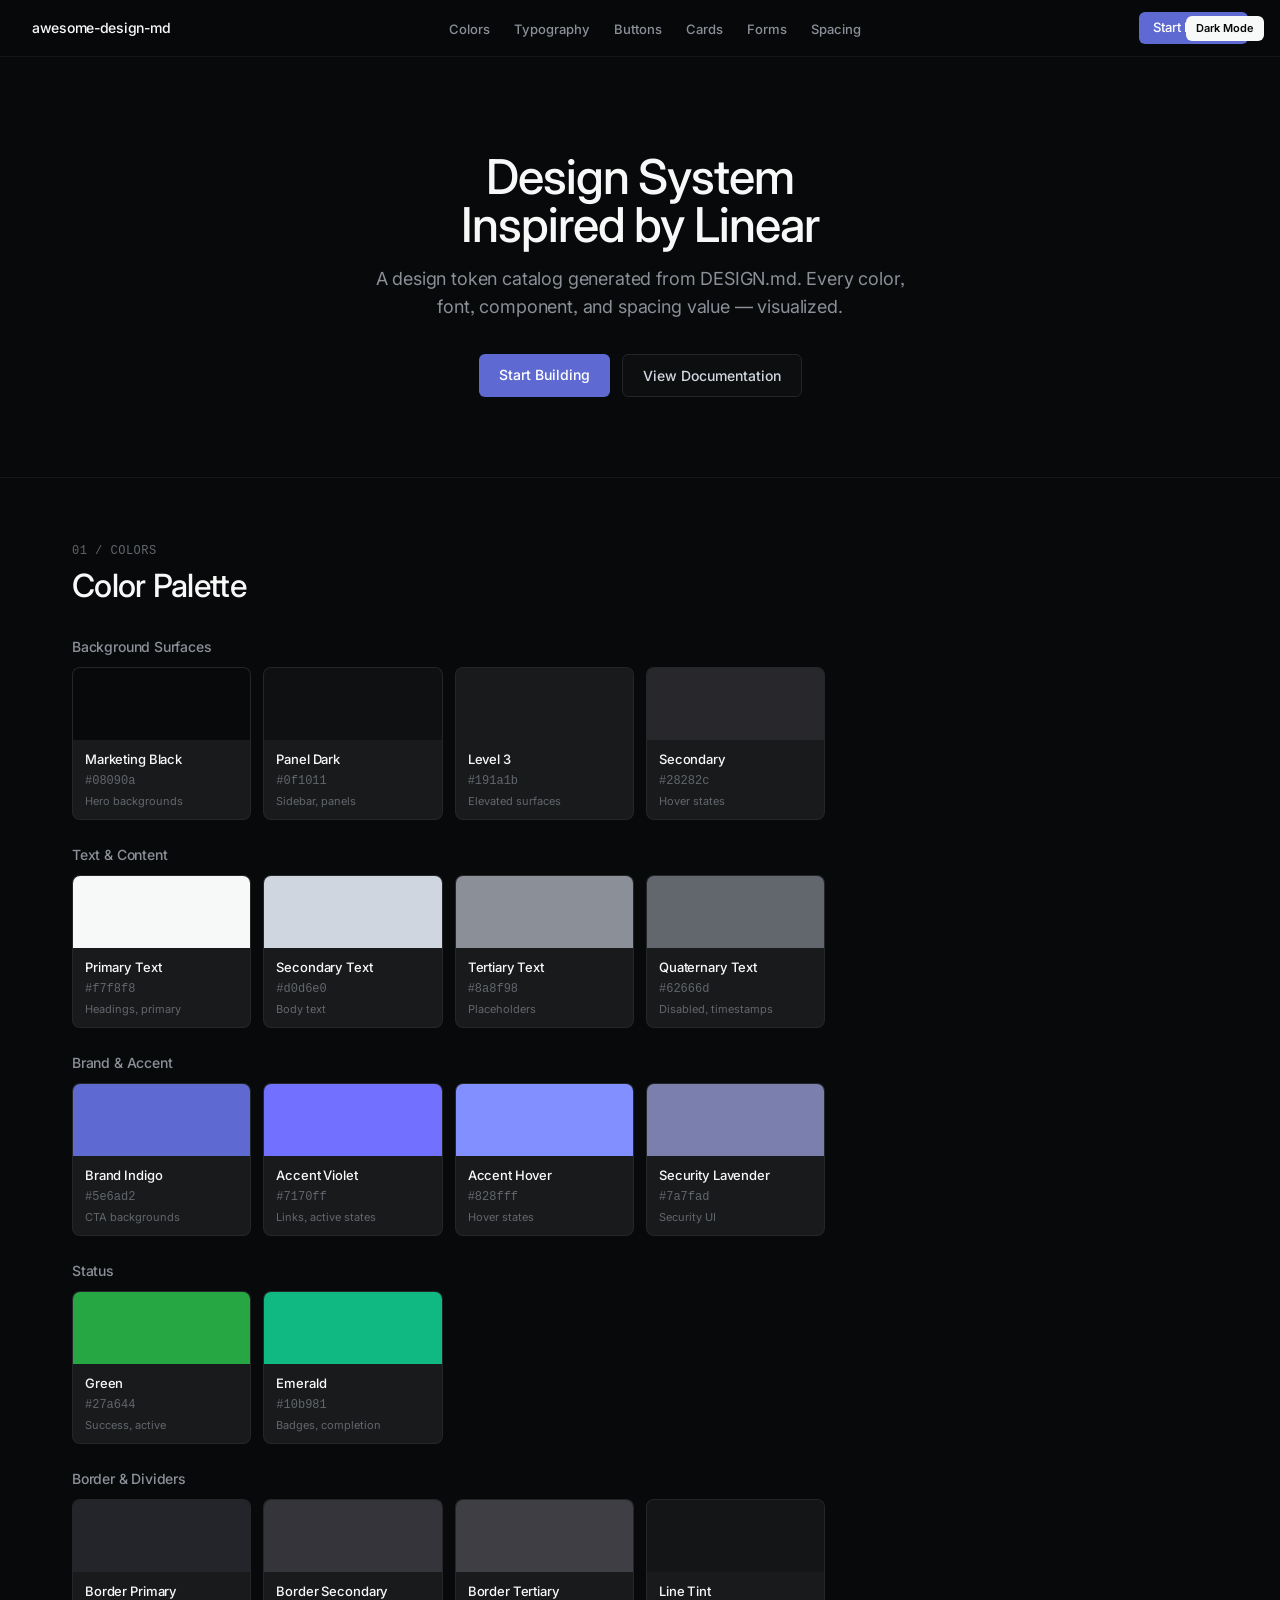
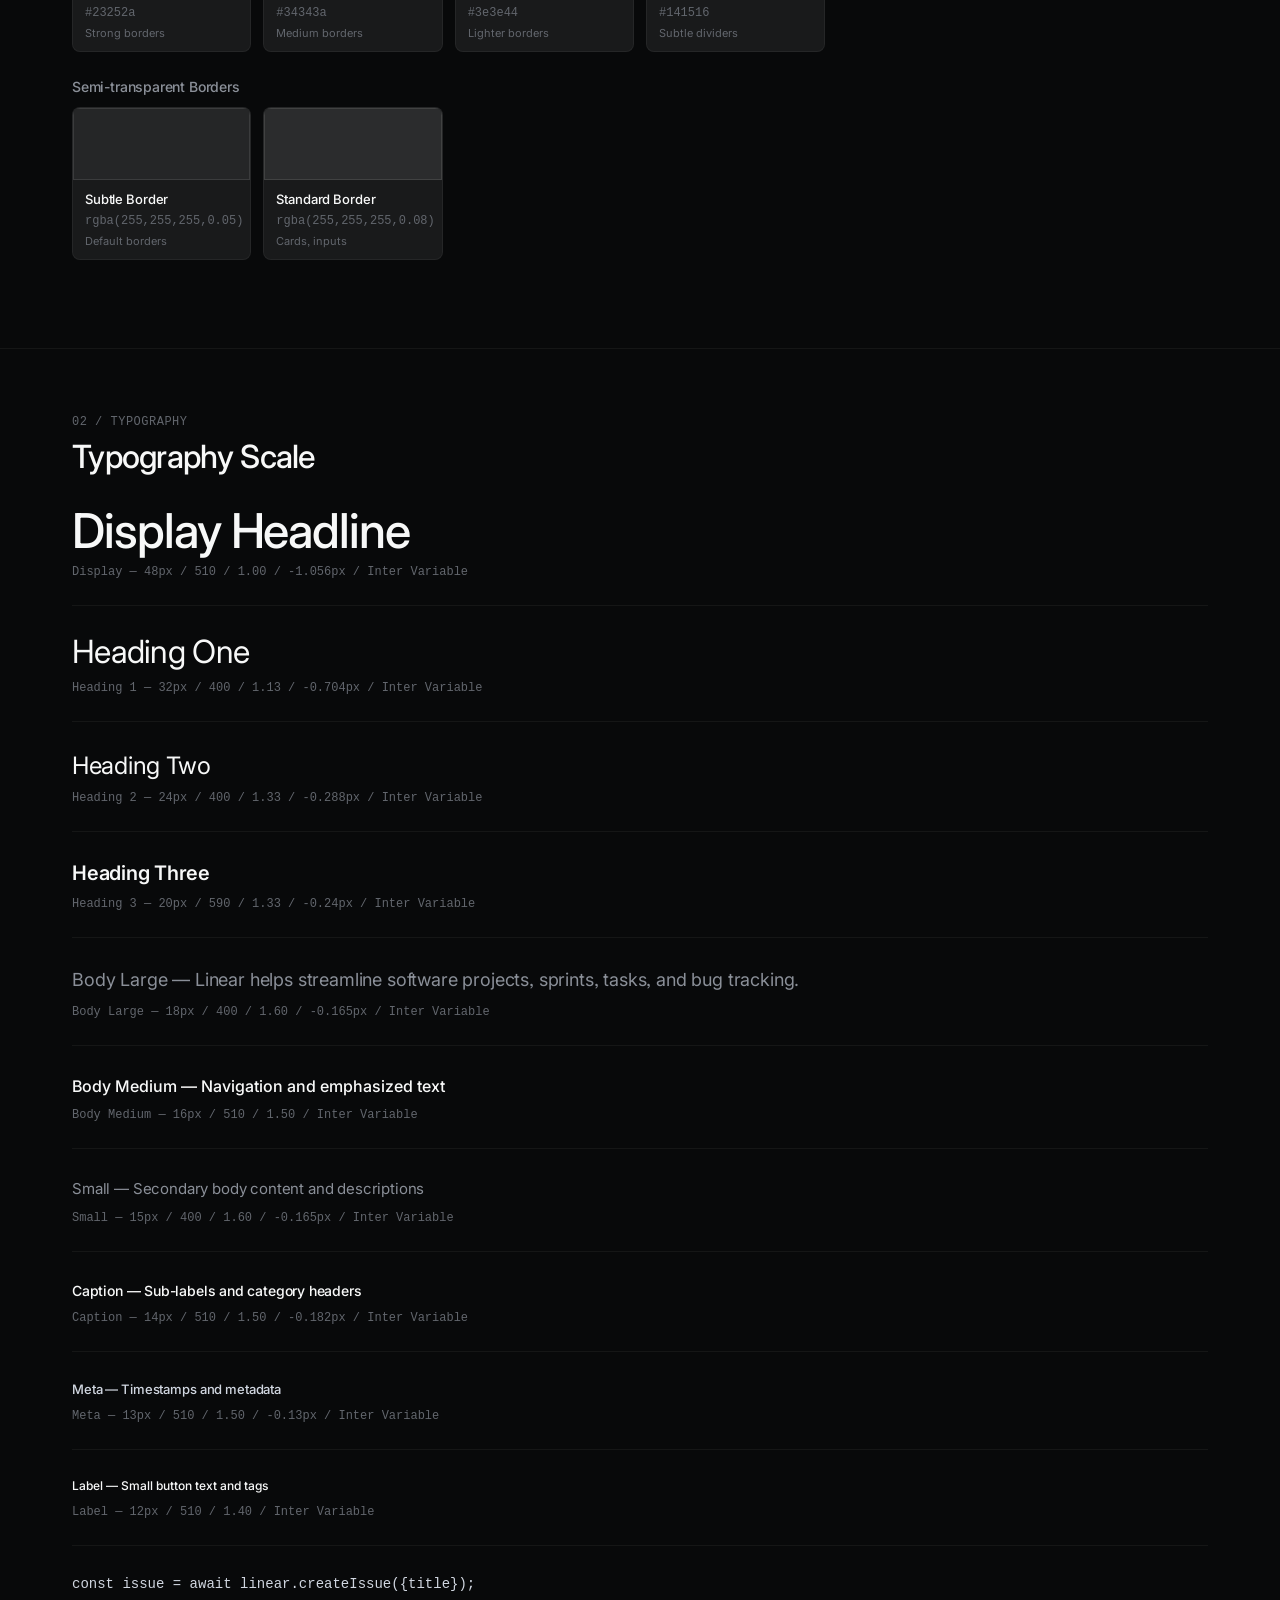
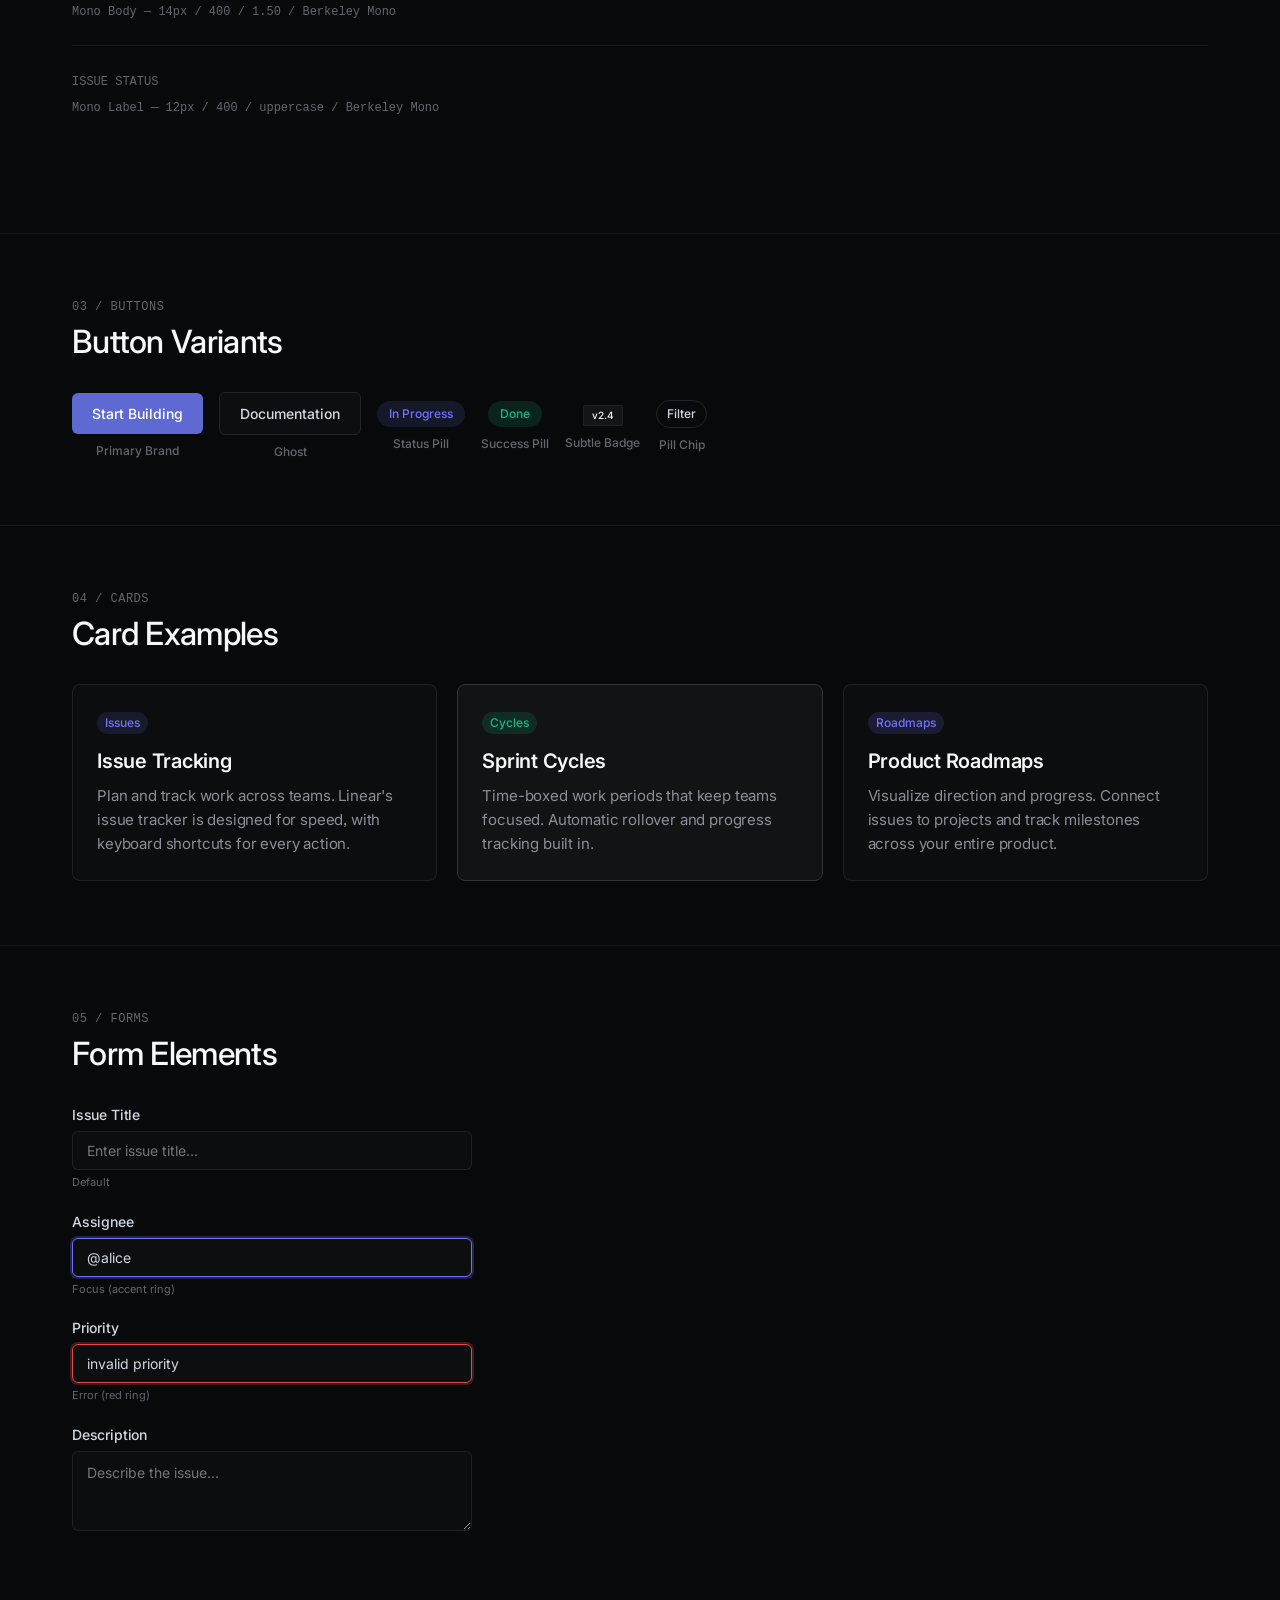
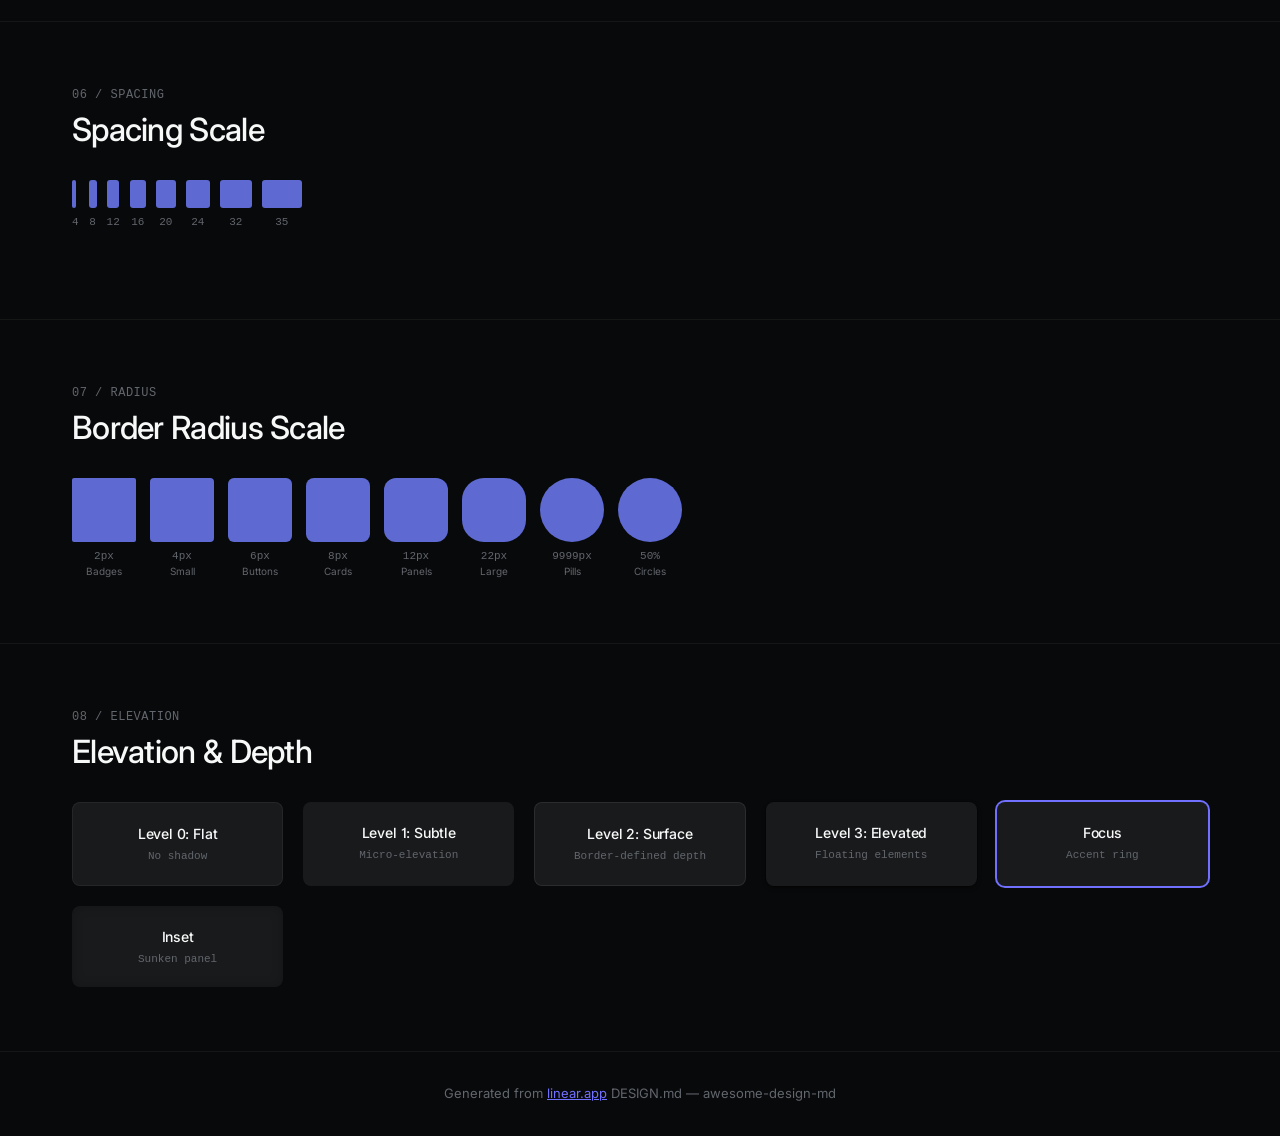
<file: docs/design/linear/preview-dark.html>
<!DOCTYPE html>
<html lang="en">
<head>
<meta charset="UTF-8">
<meta name="viewport" content="width=device-width, initial-scale=1.0">
<title>Design System Preview: Linear (Dark)</title>
<link rel="preconnect" href="https://fonts.googleapis.com">
<link rel="preconnect" href="https://fonts.gstatic.com" crossorigin>
<link href="https://fonts.googleapis.com/css2?family=Inter:wght@300;400;500;600;700&display=swap" rel="stylesheet">
<style>
  :root {
    --bg-page: #08090a;
    --bg-surface: #0f1011;
    --bg-elevated: #191a1b;
    --bg-hover: #28282c;
    --text-primary: #f7f8f8;
    --text-secondary: #d0d6e0;
    --text-tertiary: #8a8f98;
    --text-quaternary: #62666d;
    --brand: #5e6ad2;
    --accent: #7170ff;
    --accent-hover: #828fff;
    --success: #27a644;
    --emerald: #10b981;
    --border-primary: #23252a;
    --border-secondary: #34343a;
    --border-subtle: rgba(255,255,255,0.05);
    --border-standard: rgba(255,255,255,0.08);
    --shadow-ring: rgba(0,0,0,0.2) 0px 0px 0px 1px;
    --shadow-subtle: rgba(0,0,0,0.03) 0px 1.2px 0px 0px;
    --shadow-card: rgba(0,0,0,0.2) 0px 0px 0px 1px, rgba(0,0,0,0.3) 0px 2px 4px 0px;
    --shadow-elevated: rgba(0,0,0,0.4) 0px 2px 4px 0px, rgba(0,0,0,0.2) 0px 0px 0px 1px;
    --shadow-dialog: rgba(0,0,0,0) 0px 8px 2px 0px, rgba(0,0,0,0.01) 0px 5px 2px 0px, rgba(0,0,0,0.04) 0px 3px 2px 0px, rgba(0,0,0,0.07) 0px 1px 1px 0px, rgba(0,0,0,0.08) 0px 0px 1px 0px;
    --font-sans: 'Inter', -apple-system, system-ui, 'Segoe UI', Roboto, Oxygen, Ubuntu, Cantarell, 'Open Sans', 'Helvetica Neue', sans-serif;
    --font-mono: 'Berkeley Mono', ui-monospace, 'SF Mono', Menlo, monospace;
  }
  * { margin: 0; padding: 0; box-sizing: border-box; }
  body {
    background: var(--bg-page);
    color: var(--text-primary);
    font-family: var(--font-sans);
    font-size: 16px; font-weight: 400; line-height: 1.50;
    font-feature-settings: "cv01" 1, "ss03" 1;
    -webkit-font-smoothing: antialiased;
  }

  /* DARK MODE BADGE */
  .dark-badge {
    position: fixed; top: 16px; right: 16px; z-index: 200;
    background: var(--text-primary); color: var(--bg-page);
    font-size: 11px; font-weight: 600; padding: 4px 10px; border-radius: 6px;
  }

  /* NAV */
  .nav {
    position: sticky; top: 0; z-index: 100;
    display: flex; align-items: center; justify-content: space-between;
    padding: 12px 32px;
    background: rgba(8,9,10,0.85);
    backdrop-filter: blur(12px);
    border-bottom: 1px solid var(--border-subtle);
  }
  .nav-brand { font-size: 14px; font-weight: 510; color: var(--text-primary); text-decoration: none; letter-spacing: -0.28px; }
  .nav-links { display: flex; gap: 24px; list-style: none; }
  .nav-links a { font-size: 13px; font-weight: 510; color: var(--text-tertiary); text-decoration: none; transition: color 0.15s; }
  .nav-links a:hover { color: var(--text-primary); }
  .nav-cta {
    display: inline-block; background: var(--brand); color: #ffffff;
    padding: 6px 14px; border-radius: 6px; font-size: 13px; font-weight: 510;
    text-decoration: none; transition: background 0.15s;
  }
  .nav-cta:hover { background: var(--accent); }

  /* HERO */
  .hero { padding: 96px 32px 80px; text-align: center; }
  .hero h1 {
    font-size: 48px; font-weight: 510; line-height: 1.00;
    letter-spacing: -1.056px; color: var(--text-primary); margin-bottom: 16px;
  }
  .hero p { font-size: 18px; font-weight: 400; line-height: 1.60; color: var(--text-tertiary); max-width: 560px; margin: 0 auto 32px; letter-spacing: -0.165px; }
  .hero-buttons { display: flex; gap: 12px; justify-content: center; flex-wrap: wrap; }
  .btn-brand {
    display: inline-block; background: var(--brand); color: #ffffff;
    padding: 10px 20px; border-radius: 6px; border: none;
    font-family: var(--font-sans); font-size: 14px; font-weight: 510;
    text-decoration: none; cursor: pointer; transition: background 0.15s;
    font-feature-settings: "cv01" 1, "ss03" 1;
  }
  .btn-brand:hover { background: var(--accent); }
  .btn-ghost {
    display: inline-block; background: rgba(255,255,255,0.02); color: var(--text-secondary);
    padding: 10px 20px; border-radius: 6px; border: 1px solid var(--border-primary);
    font-family: var(--font-sans); font-size: 14px; font-weight: 510;
    text-decoration: none; cursor: pointer; transition: border-color 0.15s;
    font-feature-settings: "cv01" 1, "ss03" 1;
  }
  .btn-ghost:hover { border-color: var(--border-secondary); background: rgba(255,255,255,0.04); }

  /* SECTIONS */
  .section { padding: 64px 32px; max-width: 1200px; margin: 0 auto; }
  .section-label { font-family: var(--font-mono); font-size: 12px; font-weight: 400; color: var(--text-quaternary); text-transform: uppercase; margin-bottom: 8px; letter-spacing: 0.5px; }
  .section-title { font-size: 32px; font-weight: 510; line-height: 1.13; letter-spacing: -0.704px; margin-bottom: 32px; }
  .section-divider { border: none; border-top: 1px solid var(--border-subtle); margin: 0; }

  /* COLORS */
  .color-grid { display: grid; grid-template-columns: repeat(auto-fill, minmax(155px, 1fr)); gap: 12px; margin-bottom: 24px; }
  .color-swatch { border-radius: 8px; overflow: hidden; background: var(--bg-elevated); border: 1px solid var(--border-subtle); }
  .color-swatch-block { height: 72px; width: 100%; }
  .color-swatch-info { padding: 10px 12px; }
  .color-swatch-name { font-size: 13px; font-weight: 510; margin-bottom: 2px; letter-spacing: -0.13px; }
  .color-swatch-hex { font-size: 12px; color: var(--text-quaternary); font-family: var(--font-mono); }
  .color-swatch-role { font-size: 11px; color: var(--text-quaternary); margin-top: 3px; }
  .color-group-label { font-size: 14px; font-weight: 510; color: var(--text-tertiary); letter-spacing: -0.182px; margin: 24px 0 10px; }

  /* TYPOGRAPHY */
  .type-sample { margin-bottom: 28px; padding-bottom: 24px; border-bottom: 1px solid rgba(255,255,255,0.05); }
  .type-sample:last-child { border-bottom: none; }
  .type-meta { font-family: var(--font-mono); font-size: 12px; font-weight: 400; color: var(--text-quaternary); margin-top: 8px; }

  /* BUTTONS */
  .button-row { display: flex; gap: 16px; flex-wrap: wrap; align-items: center; }
  .button-item { text-align: center; }
  .button-label { font-size: 12px; font-weight: 510; color: var(--text-quaternary); margin-top: 8px; }

  /* CARDS */
  .card-grid { display: grid; grid-template-columns: repeat(auto-fit, minmax(320px, 1fr)); gap: 20px; }
  .card { background: rgba(255,255,255,0.02); border-radius: 8px; padding: 24px; border: 1px solid var(--border-standard); transition: border-color 0.2s, background 0.2s; }
  .card:hover { border-color: var(--border-secondary); background: rgba(255,255,255,0.04); }
  .card h3 { font-size: 20px; font-weight: 590; letter-spacing: -0.24px; margin-bottom: 8px; }
  .card p { font-size: 15px; color: var(--text-tertiary); line-height: 1.60; letter-spacing: -0.165px; }
  .card-badge { display: inline-block; font-size: 12px; font-weight: 510; padding: 2px 8px; border-radius: 9999px; margin-bottom: 12px; }

  /* FORMS */
  .form-group { margin-bottom: 20px; max-width: 400px; }
  .form-label { display: block; font-size: 14px; font-weight: 510; color: var(--text-secondary); margin-bottom: 6px; letter-spacing: -0.182px; }
  .form-input {
    width: 100%; background: rgba(255,255,255,0.02); color: var(--text-secondary);
    border: 1px solid var(--border-standard); padding: 10px 14px; border-radius: 6px;
    font-family: var(--font-sans); font-size: 14px; outline: none;
    font-feature-settings: "cv01" 1, "ss03" 1; transition: border-color 0.15s;
  }
  .form-input:focus { border-color: var(--accent); box-shadow: 0 0 0 2px rgba(113,112,255,0.25); }
  .form-input--focus { border-color: var(--accent); box-shadow: 0 0 0 2px rgba(113,112,255,0.25); }
  .form-input--error { border-color: #e5484d; box-shadow: 0 0 0 2px rgba(229,72,77,0.25); }
  .form-textarea {
    width: 100%; min-height: 80px; background: rgba(255,255,255,0.02); color: var(--text-secondary);
    border: 1px solid var(--border-standard); padding: 12px 14px; border-radius: 6px;
    font-family: var(--font-sans); font-size: 14px; resize: vertical; outline: none;
    font-feature-settings: "cv01" 1, "ss03" 1;
  }
  .form-state-label { font-size: 11px; color: var(--text-quaternary); margin-top: 4px; }

  /* SPACING */
  .spacing-row { display: flex; align-items: flex-end; gap: 10px; flex-wrap: wrap; margin-bottom: 24px; }
  .spacing-item { text-align: center; }
  .spacing-block { background: var(--brand); border-radius: 3px; margin-bottom: 6px; height: 28px; }
  .spacing-value { font-family: var(--font-mono); font-size: 11px; font-weight: 400; color: var(--text-quaternary); }

  /* RADIUS */
  .radius-row { display: flex; gap: 14px; flex-wrap: wrap; align-items: center; }
  .radius-item { text-align: center; }
  .radius-box { width: 64px; height: 64px; background: var(--brand); margin-bottom: 6px; }
  .radius-label { font-family: var(--font-mono); font-size: 11px; font-weight: 400; color: var(--text-quaternary); }
  .radius-context { font-size: 10px; color: var(--text-quaternary); }

  /* ELEVATION */
  .elevation-grid { display: grid; grid-template-columns: repeat(auto-fit, minmax(200px, 1fr)); gap: 20px; }
  .elevation-card { background: var(--bg-elevated); border-radius: 8px; padding: 20px; text-align: center; }
  .elevation-label { font-size: 14px; font-weight: 510; letter-spacing: -0.182px; margin-bottom: 4px; }
  .elevation-desc { font-family: var(--font-mono); font-size: 11px; color: var(--text-quaternary); }

  /* FOOTER */
  .footer { padding: 32px; text-align: center; border-top: 1px solid var(--border-subtle); font-size: 13px; color: var(--text-quaternary); }
  .footer a { color: var(--accent); text-decoration: underline; }

  @media (max-width: 768px) {
    .hero h1 { font-size: 36px; letter-spacing: -0.8px; }
    .nav-links { display: none; }
    .section { padding: 48px 20px; }
    .card-grid { grid-template-columns: 1fr; }
  }
</style>
</head>
<body>

<div class="dark-badge">Dark Mode</div>

<nav class="nav">
  <a class="nav-brand" href="#">awesome-design-md</a>
  <ul class="nav-links">
    <li><a href="#colors">Colors</a></li>
    <li><a href="#typography">Typography</a></li>
    <li><a href="#buttons">Buttons</a></li>
    <li><a href="#cards">Cards</a></li>
    <li><a href="#forms">Forms</a></li>
    <li><a href="#spacing">Spacing</a></li>
  </ul>
  <a class="nav-cta" href="#">Start Building</a>
</nav>

<section class="hero">
  <h1>Design System<br>Inspired by Linear</h1>
  <p>A design token catalog generated from DESIGN.md. Every color, font, component, and spacing value — visualized.</p>
  <div class="hero-buttons">
    <a class="btn-brand" href="#">Start Building</a>
    <a class="btn-ghost" href="#">View Documentation</a>
  </div>
</section>

<hr class="section-divider">

<section class="section" id="colors">
  <div class="section-label">01 / Colors</div>
  <h2 class="section-title">Color Palette</h2>

  <div class="color-group-label">Background Surfaces</div>
  <div class="color-grid">
    <div class="color-swatch"><div class="color-swatch-block" style="background:#08090a"></div><div class="color-swatch-info"><div class="color-swatch-name">Marketing Black</div><div class="color-swatch-hex">#08090a</div><div class="color-swatch-role">Hero backgrounds</div></div></div>
    <div class="color-swatch"><div class="color-swatch-block" style="background:#0f1011"></div><div class="color-swatch-info"><div class="color-swatch-name">Panel Dark</div><div class="color-swatch-hex">#0f1011</div><div class="color-swatch-role">Sidebar, panels</div></div></div>
    <div class="color-swatch"><div class="color-swatch-block" style="background:#191a1b"></div><div class="color-swatch-info"><div class="color-swatch-name">Level 3</div><div class="color-swatch-hex">#191a1b</div><div class="color-swatch-role">Elevated surfaces</div></div></div>
    <div class="color-swatch"><div class="color-swatch-block" style="background:#28282c"></div><div class="color-swatch-info"><div class="color-swatch-name">Secondary</div><div class="color-swatch-hex">#28282c</div><div class="color-swatch-role">Hover states</div></div></div>
  </div>

  <div class="color-group-label">Text & Content</div>
  <div class="color-grid">
    <div class="color-swatch"><div class="color-swatch-block" style="background:#f7f8f8"></div><div class="color-swatch-info"><div class="color-swatch-name">Primary Text</div><div class="color-swatch-hex">#f7f8f8</div><div class="color-swatch-role">Headings, primary</div></div></div>
    <div class="color-swatch"><div class="color-swatch-block" style="background:#d0d6e0"></div><div class="color-swatch-info"><div class="color-swatch-name">Secondary Text</div><div class="color-swatch-hex">#d0d6e0</div><div class="color-swatch-role">Body text</div></div></div>
    <div class="color-swatch"><div class="color-swatch-block" style="background:#8a8f98"></div><div class="color-swatch-info"><div class="color-swatch-name">Tertiary Text</div><div class="color-swatch-hex">#8a8f98</div><div class="color-swatch-role">Placeholders</div></div></div>
    <div class="color-swatch"><div class="color-swatch-block" style="background:#62666d"></div><div class="color-swatch-info"><div class="color-swatch-name">Quaternary Text</div><div class="color-swatch-hex">#62666d</div><div class="color-swatch-role">Disabled, timestamps</div></div></div>
  </div>

  <div class="color-group-label">Brand & Accent</div>
  <div class="color-grid">
    <div class="color-swatch"><div class="color-swatch-block" style="background:#5e6ad2"></div><div class="color-swatch-info"><div class="color-swatch-name">Brand Indigo</div><div class="color-swatch-hex">#5e6ad2</div><div class="color-swatch-role">CTA backgrounds</div></div></div>
    <div class="color-swatch"><div class="color-swatch-block" style="background:#7170ff"></div><div class="color-swatch-info"><div class="color-swatch-name">Accent Violet</div><div class="color-swatch-hex">#7170ff</div><div class="color-swatch-role">Links, active states</div></div></div>
    <div class="color-swatch"><div class="color-swatch-block" style="background:#828fff"></div><div class="color-swatch-info"><div class="color-swatch-name">Accent Hover</div><div class="color-swatch-hex">#828fff</div><div class="color-swatch-role">Hover states</div></div></div>
    <div class="color-swatch"><div class="color-swatch-block" style="background:#7a7fad"></div><div class="color-swatch-info"><div class="color-swatch-name">Security Lavender</div><div class="color-swatch-hex">#7a7fad</div><div class="color-swatch-role">Security UI</div></div></div>
  </div>

  <div class="color-group-label">Status</div>
  <div class="color-grid">
    <div class="color-swatch"><div class="color-swatch-block" style="background:#27a644"></div><div class="color-swatch-info"><div class="color-swatch-name">Green</div><div class="color-swatch-hex">#27a644</div><div class="color-swatch-role">Success, active</div></div></div>
    <div class="color-swatch"><div class="color-swatch-block" style="background:#10b981"></div><div class="color-swatch-info"><div class="color-swatch-name">Emerald</div><div class="color-swatch-hex">#10b981</div><div class="color-swatch-role">Badges, completion</div></div></div>
  </div>

  <div class="color-group-label">Border & Dividers</div>
  <div class="color-grid">
    <div class="color-swatch"><div class="color-swatch-block" style="background:#23252a"></div><div class="color-swatch-info"><div class="color-swatch-name">Border Primary</div><div class="color-swatch-hex">#23252a</div><div class="color-swatch-role">Strong borders</div></div></div>
    <div class="color-swatch"><div class="color-swatch-block" style="background:#34343a"></div><div class="color-swatch-info"><div class="color-swatch-name">Border Secondary</div><div class="color-swatch-hex">#34343a</div><div class="color-swatch-role">Medium borders</div></div></div>
    <div class="color-swatch"><div class="color-swatch-block" style="background:#3e3e44"></div><div class="color-swatch-info"><div class="color-swatch-name">Border Tertiary</div><div class="color-swatch-hex">#3e3e44</div><div class="color-swatch-role">Lighter borders</div></div></div>
    <div class="color-swatch"><div class="color-swatch-block" style="background:#141516"></div><div class="color-swatch-info"><div class="color-swatch-name">Line Tint</div><div class="color-swatch-hex">#141516</div><div class="color-swatch-role">Subtle dividers</div></div></div>
  </div>

  <div class="color-group-label">Semi-transparent Borders</div>
  <div class="color-grid">
    <div class="color-swatch"><div class="color-swatch-block" style="background:rgba(255,255,255,0.05); border:1px solid rgba(255,255,255,0.1)"></div><div class="color-swatch-info"><div class="color-swatch-name">Subtle Border</div><div class="color-swatch-hex">rgba(255,255,255,0.05)</div><div class="color-swatch-role">Default borders</div></div></div>
    <div class="color-swatch"><div class="color-swatch-block" style="background:rgba(255,255,255,0.08); border:1px solid rgba(255,255,255,0.1)"></div><div class="color-swatch-info"><div class="color-swatch-name">Standard Border</div><div class="color-swatch-hex">rgba(255,255,255,0.08)</div><div class="color-swatch-role">Cards, inputs</div></div></div>
  </div>
</section>

<hr class="section-divider">

<section class="section" id="typography">
  <div class="section-label">02 / Typography</div>
  <h2 class="section-title">Typography Scale</h2>

  <div class="type-sample"><div style="font-size:48px; font-weight:510; line-height:1.00; letter-spacing:-1.056px;">Display Headline</div><div class="type-meta">Display — 48px / 510 / 1.00 / -1.056px / Inter Variable</div></div>
  <div class="type-sample"><div style="font-size:32px; font-weight:400; line-height:1.13; letter-spacing:-0.704px;">Heading One</div><div class="type-meta">Heading 1 — 32px / 400 / 1.13 / -0.704px / Inter Variable</div></div>
  <div class="type-sample"><div style="font-size:24px; font-weight:400; line-height:1.33; letter-spacing:-0.288px;">Heading Two</div><div class="type-meta">Heading 2 — 24px / 400 / 1.33 / -0.288px / Inter Variable</div></div>
  <div class="type-sample"><div style="font-size:20px; font-weight:590; line-height:1.33; letter-spacing:-0.24px;">Heading Three</div><div class="type-meta">Heading 3 — 20px / 590 / 1.33 / -0.24px / Inter Variable</div></div>
  <div class="type-sample"><div style="font-size:18px; font-weight:400; line-height:1.60; letter-spacing:-0.165px; color:var(--text-tertiary);">Body Large — Linear helps streamline software projects, sprints, tasks, and bug tracking.</div><div class="type-meta">Body Large — 18px / 400 / 1.60 / -0.165px / Inter Variable</div></div>
  <div class="type-sample"><div style="font-size:16px; font-weight:510; line-height:1.50;">Body Medium — Navigation and emphasized text</div><div class="type-meta">Body Medium — 16px / 510 / 1.50 / Inter Variable</div></div>
  <div class="type-sample"><div style="font-size:15px; font-weight:400; line-height:1.60; letter-spacing:-0.165px; color:var(--text-tertiary);">Small — Secondary body content and descriptions</div><div class="type-meta">Small — 15px / 400 / 1.60 / -0.165px / Inter Variable</div></div>
  <div class="type-sample"><div style="font-size:14px; font-weight:510; line-height:1.50; letter-spacing:-0.182px;">Caption — Sub-labels and category headers</div><div class="type-meta">Caption — 14px / 510 / 1.50 / -0.182px / Inter Variable</div></div>
  <div class="type-sample"><div style="font-size:13px; font-weight:510; line-height:1.50; letter-spacing:-0.13px; color:var(--text-secondary);">Meta — Timestamps and metadata</div><div class="type-meta">Meta — 13px / 510 / 1.50 / -0.13px / Inter Variable</div></div>
  <div class="type-sample"><div style="font-size:12px; font-weight:510; line-height:1.40;">Label — Small button text and tags</div><div class="type-meta">Label — 12px / 510 / 1.40 / Inter Variable</div></div>
  <div class="type-sample"><div style="font-family:var(--font-mono); font-size:14px; font-weight:400; line-height:1.50; color:var(--text-secondary);">const issue = await linear.createIssue({title});</div><div class="type-meta">Mono Body — 14px / 400 / 1.50 / Berkeley Mono</div></div>
  <div class="type-sample"><div style="font-family:var(--font-mono); font-size:12px; font-weight:400; line-height:1.40; text-transform:uppercase; color:var(--text-quaternary);">ISSUE STATUS</div><div class="type-meta">Mono Label — 12px / 400 / uppercase / Berkeley Mono</div></div>
</section>

<hr class="section-divider">

<section class="section" id="buttons">
  <div class="section-label">03 / Buttons</div>
  <h2 class="section-title">Button Variants</h2>
  <div class="button-row">
    <div class="button-item"><a class="btn-brand" href="#">Start Building</a><div class="button-label">Primary Brand</div></div>
    <div class="button-item"><a class="btn-ghost" href="#">Documentation</a><div class="button-label">Ghost</div></div>
    <div class="button-item"><span style="display:inline-block; background:rgba(94,106,210,0.15); color:var(--accent); padding:4px 12px; border-radius:9999px; font-size:12px; font-weight:510;">In Progress</span><div class="button-label">Status Pill</div></div>
    <div class="button-item"><span style="display:inline-block; background:rgba(16,185,129,0.15); color:var(--emerald); padding:4px 12px; border-radius:9999px; font-size:12px; font-weight:510;">Done</span><div class="button-label">Success Pill</div></div>
    <div class="button-item"><span style="display:inline-block; background:rgba(255,255,255,0.05); color:var(--text-primary); padding:2px 8px; border-radius:2px; font-size:10px; font-weight:510; border:1px solid rgba(255,255,255,0.05);">v2.4</span><div class="button-label">Subtle Badge</div></div>
    <div class="button-item"><span style="display:inline-block; background:transparent; color:var(--text-secondary); padding:4px 10px; border-radius:9999px; font-size:12px; font-weight:510; border:1px solid var(--border-primary);">Filter</span><div class="button-label">Pill Chip</div></div>
  </div>
</section>

<hr class="section-divider">

<section class="section" id="cards">
  <div class="section-label">04 / Cards</div>
  <h2 class="section-title">Card Examples</h2>
  <div class="card-grid">
    <div class="card">
      <div class="card-badge" style="background:rgba(94,106,210,0.15); color:var(--accent);">Issues</div>
      <h3>Issue Tracking</h3>
      <p>Plan and track work across teams. Linear's issue tracker is designed for speed, with keyboard shortcuts for every action.</p>
    </div>
    <div class="card" style="border-color: var(--border-secondary); background: rgba(255,255,255,0.04);">
      <div class="card-badge" style="background:rgba(16,185,129,0.15); color:var(--emerald);">Cycles</div>
      <h3>Sprint Cycles</h3>
      <p>Time-boxed work periods that keep teams focused. Automatic rollover and progress tracking built in.</p>
    </div>
    <div class="card">
      <div class="card-badge" style="background:rgba(113,112,255,0.15); color:var(--accent);">Roadmaps</div>
      <h3>Product Roadmaps</h3>
      <p>Visualize direction and progress. Connect issues to projects and track milestones across your entire product.</p>
    </div>
  </div>
</section>

<hr class="section-divider">

<section class="section" id="forms">
  <div class="section-label">05 / Forms</div>
  <h2 class="section-title">Form Elements</h2>
  <div class="form-group"><label class="form-label">Issue Title</label><input class="form-input" type="text" placeholder="Enter issue title..."><div class="form-state-label">Default</div></div>
  <div class="form-group"><label class="form-label">Assignee</label><input class="form-input form-input--focus" type="text" value="@alice"><div class="form-state-label">Focus (accent ring)</div></div>
  <div class="form-group"><label class="form-label">Priority</label><input class="form-input form-input--error" type="text" value="invalid priority"><div class="form-state-label">Error (red ring)</div></div>
  <div class="form-group"><label class="form-label">Description</label><textarea class="form-textarea" placeholder="Describe the issue..."></textarea></div>
</section>

<hr class="section-divider">

<section class="section" id="spacing">
  <div class="section-label">06 / Spacing</div>
  <h2 class="section-title">Spacing Scale</h2>
  <div class="spacing-row">
    <div class="spacing-item"><div class="spacing-block" style="width:4px"></div><div class="spacing-value">4</div></div>
    <div class="spacing-item"><div class="spacing-block" style="width:8px"></div><div class="spacing-value">8</div></div>
    <div class="spacing-item"><div class="spacing-block" style="width:12px"></div><div class="spacing-value">12</div></div>
    <div class="spacing-item"><div class="spacing-block" style="width:16px"></div><div class="spacing-value">16</div></div>
    <div class="spacing-item"><div class="spacing-block" style="width:20px"></div><div class="spacing-value">20</div></div>
    <div class="spacing-item"><div class="spacing-block" style="width:24px"></div><div class="spacing-value">24</div></div>
    <div class="spacing-item"><div class="spacing-block" style="width:32px"></div><div class="spacing-value">32</div></div>
    <div class="spacing-item"><div class="spacing-block" style="width:40px"></div><div class="spacing-value">35</div></div>
  </div>
</section>

<hr class="section-divider">

<section class="section" id="radius">
  <div class="section-label">07 / Radius</div>
  <h2 class="section-title">Border Radius Scale</h2>
  <div class="radius-row">
    <div class="radius-item"><div class="radius-box" style="border-radius:2px"></div><div class="radius-label">2px</div><div class="radius-context">Badges</div></div>
    <div class="radius-item"><div class="radius-box" style="border-radius:4px"></div><div class="radius-label">4px</div><div class="radius-context">Small</div></div>
    <div class="radius-item"><div class="radius-box" style="border-radius:6px"></div><div class="radius-label">6px</div><div class="radius-context">Buttons</div></div>
    <div class="radius-item"><div class="radius-box" style="border-radius:8px"></div><div class="radius-label">8px</div><div class="radius-context">Cards</div></div>
    <div class="radius-item"><div class="radius-box" style="border-radius:12px"></div><div class="radius-label">12px</div><div class="radius-context">Panels</div></div>
    <div class="radius-item"><div class="radius-box" style="border-radius:22px"></div><div class="radius-label">22px</div><div class="radius-context">Large</div></div>
    <div class="radius-item"><div class="radius-box" style="border-radius:9999px"></div><div class="radius-label">9999px</div><div class="radius-context">Pills</div></div>
    <div class="radius-item"><div class="radius-box" style="border-radius:50%"></div><div class="radius-label">50%</div><div class="radius-context">Circles</div></div>
  </div>
</section>

<hr class="section-divider">

<section class="section" id="elevation">
  <div class="section-label">08 / Elevation</div>
  <h2 class="section-title">Elevation &amp; Depth</h2>
  <div class="elevation-grid">
    <div class="elevation-card" style="border: 1px solid var(--border-subtle);"><div class="elevation-label">Level 0: Flat</div><div class="elevation-desc">No shadow</div></div>
    <div class="elevation-card" style="box-shadow: rgba(0,0,0,0.03) 0px 1.2px 0px 0px;"><div class="elevation-label">Level 1: Subtle</div><div class="elevation-desc">Micro-elevation</div></div>
    <div class="elevation-card" style="border: 1px solid var(--border-standard);"><div class="elevation-label">Level 2: Surface</div><div class="elevation-desc">Border-defined depth</div></div>
    <div class="elevation-card" style="box-shadow: var(--shadow-elevated);"><div class="elevation-label">Level 3: Elevated</div><div class="elevation-desc">Floating elements</div></div>
    <div class="elevation-card" style="box-shadow: 0 0 0 2px var(--accent);"><div class="elevation-label">Focus</div><div class="elevation-desc">Accent ring</div></div>
    <div class="elevation-card" style="box-shadow: inset rgba(0,0,0,0.2) 0px 0px 12px 0px;"><div class="elevation-label">Inset</div><div class="elevation-desc">Sunken panel</div></div>
  </div>
</section>

<footer class="footer">
  Generated from <a href="https://linear.app/">linear.app</a> DESIGN.md — awesome-design-md
</footer>

</body>
</html>
</file>
